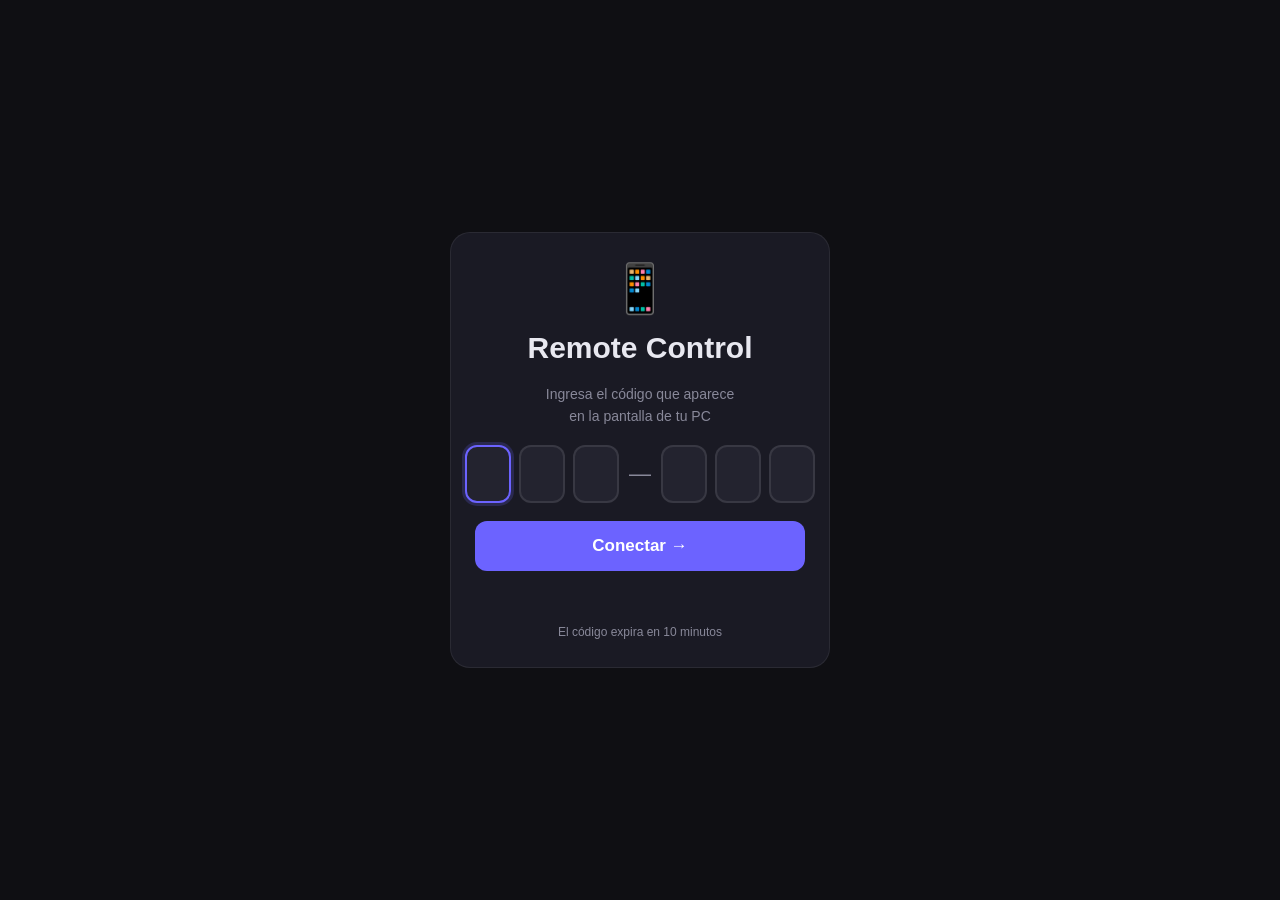
<file: index.html>
<!DOCTYPE html>
<html lang="es">
<head>
  <meta charset="UTF-8" />
  <meta name="viewport" content="width=device-width, initial-scale=1.0, user-scalable=no" />
  <meta name="mobile-web-app-capable" content="yes" />
  <meta name="apple-mobile-web-app-capable" content="yes" />
  <title>Remote Control</title>
  <script src="config.js"></script>
  <link rel="stylesheet" href="style.css" />
</head>
<body>

<!-- ══════════════════════════════════════════════════════
     PANTALLA DE EMPAREJAMIENTO
     · Modo PC (localhost): muestra el código generado
     · Modo celular (Vercel): muestra el input para ingresarlo
══════════════════════════════════════════════════════════-->
<div id="pairScreen">

  <!-- MODO PC: muestra el código -->
  <div id="pcCard" class="pair-card" style="display:none">
    <div class="pair-icon">🖥️</div>
    <h1>Remote Control</h1>
    <p class="pair-sub">Abre la app en tu celular e ingresa este código</p>
    <div id="codeDisplay">
      <span id="codeDigits"></span>
    </div>
    <p class="pair-hint" id="codeExpiry">Expira en <b id="countdown">10:00</b></p>
    <button id="btnNewCode" class="btn-secondary">🔄 Nuevo código</button>
  </div>

  <!-- MODO CELULAR: input de código -->
  <div id="phoneCard" class="pair-card" style="display:none">
    <div class="pair-icon">📱</div>
    <h1>Remote Control</h1>
    <p class="pair-sub">Ingresa el código que aparece<br>en la pantalla de tu PC</p>
    <div id="codeInputs">
      <input class="digit" type="tel" maxlength="1" inputmode="numeric" pattern="[0-9]" />
      <input class="digit" type="tel" maxlength="1" inputmode="numeric" pattern="[0-9]" />
      <input class="digit" type="tel" maxlength="1" inputmode="numeric" pattern="[0-9]" />
      <span class="digit-sep">—</span>
      <input class="digit" type="tel" maxlength="1" inputmode="numeric" pattern="[0-9]" />
      <input class="digit" type="tel" maxlength="1" inputmode="numeric" pattern="[0-9]" />
      <input class="digit" type="tel" maxlength="1" inputmode="numeric" pattern="[0-9]" />
    </div>
    <button id="btnPair">Conectar →</button>
    <p id="pairError" class="pair-error"></p>
    <p class="pair-hint">El código expira en 10 minutos</p>
  </div>

</div>

<!-- ── STATUS BAR ────────────────────────────────────────-->
<div id="statusBar" style="display:none">
  <span id="statusDot" class="dot disconnected"></span>
  <span id="statusText">Conectando…</span>
  <button id="btnSettings" title="Cambiar código">⚙️</button>
  <button id="btnFullscreen" title="Pantalla completa">⛶</button>
</div>

<!-- ── TABS ──────────────────────────────────────────────-->
<nav id="tabs" style="display:none">
  <button class="tab active" data-tab="screen">🖥️ Pantalla</button>
  <button class="tab"        data-tab="keyboard">⌨️ Teclado</button>
  <button class="tab"        data-tab="media">🎵 Media</button>
</nav>

<!-- ══════════════════════════════════════════════════════
     TAB: PANTALLA
══════════════════════════════════════════════════════════-->
<section id="tab-screen" class="tab-content active" style="display:none">

  <div id="streamBar">
    <span id="streamStatus" class="stream-off">● Sin señal</span>
    <button id="btnStream"    class="stream-toggle">▶ Iniciar</button>
    <button id="btnResetZoom" class="stream-toggle reset-zoom">1:1</button>
    <label class="stream-opt">
      <select id="qualityMode">
        <option value="low">Baja</option>
        <option value="mid" selected>Media</option>
        <option value="high">Alta</option>
      </select>
    </label>
  </div>

  <div id="screenWrap">
    <canvas id="screenCanvas"></canvas>
    <div id="cursorDot"></div>
  </div>

  <div id="controlZone">
    <div id="clickBtns">
      <button class="clic-btn" id="cbLeft">◀<br><span>Izq</span></button>
      <button class="clic-btn" id="cbRight">▶<br><span>Der</span></button>
      <button class="clic-btn" id="cbScrlUp">▲<br><span>Scroll</span></button>
      <button class="clic-btn" id="cbScrlDn">▼<br><span>Scroll</span></button>
    </div>
    <div id="joystickWrap">
      <div id="joystickBase"><div id="joystickKnob"></div></div>
      <p class="joy-hint">Mueve el cursor</p>
    </div>
  </div>

</section>

<!-- ══════════════════════════════════════════════════════
     TAB: TECLADO
══════════════════════════════════════════════════════════-->
<section id="tab-keyboard" class="tab-content" style="display:none">

  <div class="type-row">
    <input type="text" id="typeInput" placeholder="Escribe aquí y pulsa ↵" autocomplete="off" />
    <button id="btnSend">↵</button>
    <button id="btnClear">✕</button>
  </div>

  <div class="key-grid">
    <button class="kbtn" data-key="esc">Esc</button>
    <button class="kbtn" data-key="tab">Tab</button>
    <button class="kbtn" data-key="backspace">⌫</button>
    <button class="kbtn" data-key="delete">Del</button>
    <button class="kbtn" data-key="enter">Enter</button>
    <button class="kbtn" data-key="space">Espacio</button>
    <button class="kbtn" data-key="up">↑</button>
    <button class="kbtn" data-key="down">↓</button>
    <button class="kbtn" data-key="left">←</button>
    <button class="kbtn" data-key="right">→</button>
    <button class="kbtn" data-key="home">Home</button>
    <button class="kbtn" data-key="end">End</button>
    <button class="kbtn" data-key="pageup">PgUp</button>
    <button class="kbtn" data-key="pagedown">PgDn</button>
    <button class="kbtn" data-key="f5">F5</button>
    <button class="kbtn" data-key="f11">F11</button>
  </div>

  <p class="section-label">Atajos</p>
  <div class="key-grid">
    <button class="kbtn hotkey" data-keys='["ctrl","c"]'>Ctrl+C</button>
    <button class="kbtn hotkey" data-keys='["ctrl","v"]'>Ctrl+V</button>
    <button class="kbtn hotkey" data-keys='["ctrl","x"]'>Ctrl+X</button>
    <button class="kbtn hotkey" data-keys='["ctrl","z"]'>Ctrl+Z</button>
    <button class="kbtn hotkey" data-keys='["ctrl","a"]'>Ctrl+A</button>
    <button class="kbtn hotkey" data-keys='["ctrl","s"]'>Ctrl+S</button>
    <button class="kbtn hotkey" data-keys='["ctrl","w"]'>Ctrl+W</button>
    <button class="kbtn hotkey" data-keys='["alt","tab"]'>Alt+Tab</button>
    <button class="kbtn hotkey" data-keys='["alt","f4"]'>Alt+F4</button>
    <button class="kbtn hotkey" data-keys='["super"]'>Win/Super</button>
    <button class="kbtn hotkey" data-keys='["ctrl","alt","t"]'>Terminal</button>
    <button class="kbtn hotkey" data-keys='["ctrl","shift","esc"]'>Task Mgr</button>
  </div>

</section>

<!-- ══════════════════════════════════════════════════════
     TAB: MEDIA
══════════════════════════════════════════════════════════-->
<section id="tab-media" class="tab-content" style="display:none">

  <div class="media-grid">
    <button class="mbig" data-key="prevtrack">⏮</button>
    <button class="mbig" data-key="playpause">⏯</button>
    <button class="mbig" data-key="nexttrack">⏭</button>
    <button class="mbig" data-key="volumemute">🔇</button>
    <button class="mbig vol" data-key="volumedown">🔉</button>
    <button class="mbig vol" data-key="volumeup">🔊</button>
  </div>

  <p class="section-label">Sistema</p>
  <div class="media-grid">
    <button class="mbig" data-hotkey='["super","l"]'>🔒 Bloquear</button>
    <button class="mbig" data-key="printscreen">📷 Screen</button>
  </div>

</section>

<script src="app.js"></script>
</body>
</html>
</file>
<file: style.css>
/* ── Reset & base ──────────────────────────────────────── */
*, *::before, *::after { box-sizing: border-box; margin: 0; padding: 0; }

:root {
  --bg:       #0f0f13;
  --surface:  #1a1a24;
  --surface2: #23232f;
  --accent:   #6c63ff;
  --accent2:  #ff6584;
  --text:     #e8e8f0;
  --muted:    #888899;
  --green:    #4ade80;
  --red:      #f87171;
  --radius:   12px;
  --tab-h:    48px;
  --status-h: 40px;
  /* altura fija de la zona de control inferior */
  --ctrl-h:   170px;
}

html, body {
  height: 100%;
  background: var(--bg);
  color: var(--text);
  font-family: -apple-system, BlinkMacSystemFont, "Segoe UI", sans-serif;
  font-size: 15px;
  overflow: hidden;
  user-select: none;
  -webkit-user-select: none;
  touch-action: none;
}

/* ── Status bar ────────────────────────────────────────── */
#statusBar {
  display: flex;
  align-items: center;
  gap: 8px;
  height: var(--status-h);
  padding: 0 14px;
  background: var(--surface);
  border-bottom: 1px solid #ffffff10;
  position: fixed;
  top: 0; left: 0; right: 0;
  z-index: 100;
}
.dot { width:10px; height:10px; border-radius:50%; flex-shrink:0; }
.dot.disconnected { background: var(--red); }
.dot.connecting   { background: #facc15; animation: pulse 1s infinite; }
.dot.connected    { background: var(--green); }
@keyframes pulse { 0%,100%{opacity:1} 50%{opacity:.3} }
#statusText { flex:1; font-size:13px; color:var(--muted); }
#btnFullscreen { background:none; border:none; color:var(--muted); font-size:18px; cursor:pointer; padding:4px; }

/* ── Tabs ──────────────────────────────────────────────── */
#tabs {
  display: flex;
  position: fixed;
  top: var(--status-h); left: 0; right: 0;
  height: var(--tab-h);
  background: var(--surface);
  border-bottom: 1px solid #ffffff10;
  z-index: 99;
}
.tab {
  flex:1; background:none; border:none; color:var(--muted);
  font-size:13px; font-weight:600; cursor:pointer;
  border-bottom:3px solid transparent; transition:color .2s,border-bottom .2s;
}
.tab.active { color:var(--accent); border-bottom-color:var(--accent); }

/* ── Content area ──────────────────────────────────────── */
.tab-content {
  display: none;
  position: fixed;
  top: calc(var(--status-h) + var(--tab-h));
  left: 0; right: 0; bottom: 0;
  overflow-y: auto;
  padding: 10px;
  gap: 8px;
  flex-direction: column;
}
.tab-content.active { display: flex; }

/* ══════════════════════════════════════════════════════════
   PANTALLA TAB
══════════════════════════════════════════════════════════ */

/* Barra stream */
#streamBar {
  display: flex;
  align-items: center;
  gap: 6px;
  flex-shrink: 0;
  padding-bottom: 6px;
  border-bottom: 1px solid #ffffff10;
}
#streamStatus { flex:1; font-size:12px; font-weight:700; white-space:nowrap; }
.stream-off { color:var(--red); }
.stream-on  { color:var(--green); }
.stream-buf { color:#facc15; }
.stream-toggle {
  padding:6px 12px; border-radius:8px; border:none;
  background:var(--accent); color:#fff;
  font-size:13px; font-weight:700; cursor:pointer;
  white-space:nowrap; touch-action:manipulation;
}
.stream-toggle.active    { background:var(--accent2); }
.stream-toggle.reset-zoom{ background:var(--surface2); color:var(--muted); border:1.5px solid #ffffff20; }
.stream-opt select {
  background:var(--surface2); border:1px solid #ffffff15;
  color:var(--text); border-radius:6px; padding:4px 6px;
  font-size:12px; touch-action:manipulation;
}

/* Visor del escritorio */
#screenWrap {
  /* ocupa todo el espacio entre la barra y la zona de control */
  flex: 1;
  min-height: 0;
  position: relative;
  overflow: hidden;
  background: #111;
  border-radius: var(--radius);
  border: 2px solid #ffffff10;
  touch-action: none;
  isolation: isolate;
  /* Centra el canvas manteniendo aspect ratio */
  display: flex;
  align-items: center;
  justify-content: center;
}

/* El canvas mantiene sus dimensiones internas (SCREEN_W × SCREEN_H)
   y se escala via CSS para caber en el contenedor SIN distorsión */
#screenCanvas {
  display: block;
  max-width: 100%;
  max-height: 100%;
  width: auto;
  height: auto;
  touch-action: none;
  will-change: transform;
  image-rendering: auto;
}

#cursorDot {
  position: absolute;
  width: 16px; height: 16px;
  border: 2.5px solid #fff;
  border-radius: 50%;
  box-shadow: 0 0 8px #6c63ff99;
  pointer-events: none;
  transform: translate(-50%,-50%);
  display: none;
  z-index: 10;
}

/* ── Zona de control inferior ─────────────────────────── */
#controlZone {
  height: var(--ctrl-h);
  flex-shrink: 0;
  display: flex;
  gap: 10px;
  align-items: center;
  background: var(--surface);
  border-radius: var(--radius);
  border: 2px solid #ffffff10;
  padding: 10px 14px;
}

/* Botones de clic (columna izquierda) */
#clickBtns {
  display: grid;
  grid-template-columns: 1fr 1fr;
  grid-template-rows: 1fr 1fr;
  gap: 6px;
  width: 140px;
  flex-shrink: 0;
}
.clic-btn {
  padding: 0;
  height: 60px;
  border-radius: 10px;
  border: 2px solid #ffffff12;
  background: var(--surface2);
  color: var(--text);
  font-size: 16px;
  line-height: 1.2;
  cursor: pointer;
  touch-action: manipulation;
  display: flex;
  flex-direction: column;
  align-items: center;
  justify-content: center;
  transition: background .12s, transform .08s;
}
.clic-btn span { font-size: 10px; color: var(--muted); margin-top: 2px; }
.clic-btn:active { background: var(--accent); transform: scale(.93); }
#cbLeft  { border-color: #6c63ff44; }
#cbRight { border-color: #ff658444; }

/* Joystick (columna derecha, ocupa el resto) */
#joystickWrap {
  flex: 1;
  display: flex;
  flex-direction: column;
  align-items: center;
  justify-content: center;
  gap: 6px;
}
.joy-hint { font-size:11px; color:var(--muted); }

#joystickBase {
  width: 120px;
  height: 120px;
  border-radius: 50%;
  background: radial-gradient(circle, #2a2a3a 60%, #1a1a24 100%);
  border: 2.5px solid #ffffff18;
  position: relative;
  touch-action: none;
  box-shadow: 0 4px 24px #0006, inset 0 2px 8px #ffffff08;
}

#joystickKnob {
  width: 48px;
  height: 48px;
  border-radius: 50%;
  background: radial-gradient(circle at 35% 35%, #8b83ff, #6c63ff 60%, #4a43cc);
  border: 2px solid #ffffff30;
  box-shadow: 0 3px 12px #6c63ff88;
  position: absolute;
  top: 50%; left: 50%;
  transform: translate(-50%, -50%);
  transition: box-shadow .1s;
  pointer-events: none;
}
#joystickBase.active #joystickKnob {
  box-shadow: 0 4px 20px #6c63ffcc;
}

/* ── Teclado ───────────────────────────────────────────── */
.type-row { display:flex; gap:6px; align-items:stretch; }
#typeInput {
  flex:1; padding:10px 14px; border-radius:var(--radius);
  border:2px solid #ffffff15; background:var(--surface2);
  color:var(--text); font-size:15px; outline:none; min-width:0;
  touch-action:auto;
}
#typeInput:focus { border-color:var(--accent); }
#btnSend,#btnClear {
  padding:10px 14px; border-radius:var(--radius); border:none;
  font-size:16px; font-weight:800; cursor:pointer; touch-action:manipulation;
}
#btnSend  { background:var(--accent); color:#fff; }
#btnClear { background:var(--surface2); color:var(--muted); }

.key-grid { display:grid; grid-template-columns:repeat(4,1fr); gap:7px; }
.kbtn {
  padding:12px 4px; border-radius:9px;
  border:2px solid #ffffff10; background:var(--surface2);
  color:var(--text); font-size:12px; font-weight:700;
  cursor:pointer; text-align:center; touch-action:manipulation;
  transition:background .12s, transform .1s;
}
.kbtn:active        { background:var(--accent); transform:scale(.94); }
.kbtn.hotkey        { background:#1e1e2e; border-color:#ffffff18; }
.kbtn.hotkey:active { background:var(--accent2); }
.section-label {
  font-size:11px; font-weight:700; color:var(--muted);
  text-transform:uppercase; letter-spacing:1px; margin-top:4px;
}

/* ── Media ─────────────────────────────────────────────── */
.media-grid { display:grid; grid-template-columns:repeat(3,1fr); gap:10px; }
.mbig {
  padding:22px 10px; border-radius:var(--radius);
  border:2px solid #ffffff10; background:var(--surface2);
  color:var(--text); font-size:22px; cursor:pointer;
  touch-action:manipulation; transition:background .12s, transform .1s;
}
.mbig:active { background:var(--accent); transform:scale(.95); }
.mbig.vol    { font-size:20px; }

/* ══════════════════════════════════════════════════════════
   PAIR SCREEN — código de 6 dígitos
══════════════════════════════════════════════════════════ */
#pairScreen {
  position: fixed;
  inset: 0;
  background: var(--bg);
  display: flex;
  align-items: center;
  justify-content: center;
  z-index: 999;
  padding: 20px;
}

#pairCard {
  width: 100%;
  max-width: 380px;
  background: var(--surface);
  border-radius: 20px;
  border: 1.5px solid #ffffff12;
  padding: 32px 24px 28px;
  display: flex;
  flex-direction: column;
  align-items: center;
  gap: 18px;
}

.pair-icon { font-size: 48px; line-height: 1; }

#pairCard h1 {
  font-size: 24px;
  font-weight: 800;
  color: var(--text);
  margin: 0;
}

.pair-sub {
  font-size: 14px;
  color: var(--muted);
  text-align: center;
  line-height: 1.6;
}
#codeInputs {
  display: flex;
  align-items: center;
  gap: 8px;
}

.digit {
  width: 46px;
  height: 58px;
  border-radius: 12px;
  border: 2px solid #ffffff18;
  background: var(--surface2);
  color: var(--text);
  font-size: 28px;
  font-weight: 800;
  text-align: center;
  outline: none;
  caret-color: var(--accent);
  touch-action: auto;
  transition: border-color .15s;
}

.digit:focus { border-color: var(--accent); box-shadow: 0 0 0 3px #6c63ff33; }

.digit-sep {
  font-size: 22px;
  color: var(--muted);
  user-select: none;
  margin: 0 2px;
}

#btnPair {
  width: 100%;
  padding: 15px;
  border-radius: 12px;
  border: none;
  background: var(--accent);
  color: #fff;
  font-size: 17px;
  font-weight: 800;
  cursor: pointer;
  touch-action: manipulation;
  transition: opacity .15s;
}

#btnPair:active   { opacity: .85; }
#btnPair:disabled { opacity: .5; cursor: default; }

.pair-error {
  font-size: 13px;
  color: var(--red);
  text-align: center;
  min-height: 18px;
}

.pair-hint {
  font-size: 12px;
  color: var(--muted);
}

/* Botón ⚙️ en statusBar */
#btnSettings {
  background: none;
  border: none;
  color: var(--muted);
  font-size: 16px;
  cursor: pointer;
  padding: 4px;
}

/* ── Modo PC: card con display del código ── */
.pair-card {
  width: 100%;
  max-width: 380px;
  background: var(--surface);
  border-radius: 20px;
  border: 1.5px solid #ffffff12;
  padding: 32px 24px 28px;
  display: flex;
  flex-direction: column;
  align-items: center;
  gap: 18px;
}

#codeDisplay {
  background: var(--surface2);
  border-radius: 16px;
  border: 2px solid #6c63ff44;
  padding: 20px 24px;
  text-align: center;
  width: 100%;
}

#codeDigits {
  display: flex;
  justify-content: center;
  gap: 6px;
  font-size: 52px;
  font-weight: 900;
  color: var(--accent);
  font-variant-numeric: tabular-nums;
  letter-spacing: 4px;
}

.btn-secondary {
  padding: 11px 20px;
  border-radius: 10px;
  border: 1.5px solid #ffffff18;
  background: var(--surface2);
  color: var(--muted);
  font-size: 14px;
  font-weight: 700;
  cursor: pointer;
  touch-action: manipulation;
  width: 100%;
}
.btn-secondary:active { background: var(--surface); color: var(--text); }
</file>
